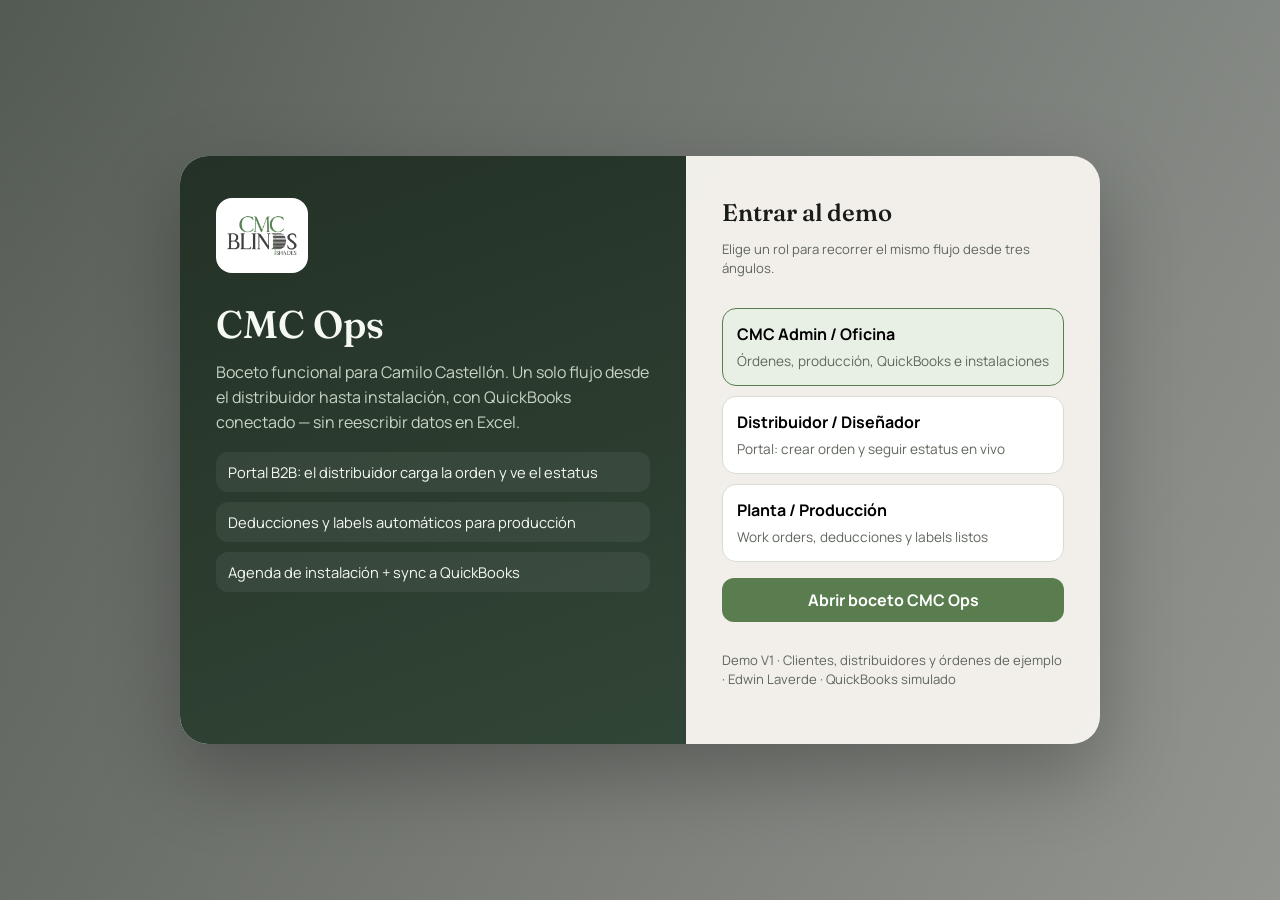
<file: demo/index.html>
<!DOCTYPE html>
<html lang="es">
<head>
  <meta charset="UTF-8" />
  <meta name="viewport" content="width=device-width, initial-scale=1.0" />
  <title>CMC Ops — Demo V1 (datos de ejemplo)</title>
  <link rel="preconnect" href="https://fonts.googleapis.com" />
  <link rel="preconnect" href="https://fonts.gstatic.com" crossorigin />
  <link href="https://fonts.googleapis.com/css2?family=Fraunces:opsz,wght@9..144,500;9..144,600&family=Manrope:wght@400;600;700;800&display=swap" rel="stylesheet" />
  <link rel="stylesheet" href="styles.css" />
</head>
<body>
  <section id="login" class="login-screen">
    <div class="login-card">
      <div class="login-copy">
        <img src="assets/logo-cmc.png" alt="CMC Blinds &amp; Shades" />
        <h1>CMC Ops</h1>
        <p>Boceto funcional para Camilo Castellón. Un solo flujo desde el distribuidor hasta instalación, con QuickBooks conectado — sin reescribir datos en Excel.</p>
        <ul class="pain-list">
          <li>Portal B2B: el distribuidor carga la orden y ve el estatus</li>
          <li>Deducciones y labels automáticos para producción</li>
          <li>Agenda de instalación + sync a QuickBooks</li>
        </ul>
      </div>
      <div class="login-form">
        <div>
          <h2 style="margin:0 0 6px;font-family:var(--font-display);font-weight:560;">Entrar al demo</h2>
          <p class="demo-note">Elige un rol para recorrer el mismo flujo desde tres ángulos.</p>
        </div>
        <div class="role-grid" id="roleGrid">
          <button class="role selected" data-role="admin" type="button">
            <strong>CMC Admin / Oficina</strong>
            <span>Órdenes, producción, QuickBooks e instalaciones</span>
          </button>
          <button class="role" data-role="distributor" type="button">
            <strong>Distribuidor / Diseñador</strong>
            <span>Portal: crear orden y seguir estatus en vivo</span>
          </button>
          <button class="role" data-role="production" type="button">
            <strong>Planta / Producción</strong>
            <span>Work orders, deducciones y labels listos</span>
          </button>
        </div>
        <button class="btn btn-primary" id="enterDemo" type="button">Abrir boceto CMC Ops</button>
        <p class="demo-note">Demo V1 · Clientes, distribuidores y órdenes de ejemplo · Edwin Laverde · QuickBooks simulado</p>
      </div>
    </div>
  </section>

  <div id="app" class="app-shell">
    <div class="demo-banner">DEMO — Información ficticia para presentación a Camilo · No es producción real</div>
    <aside class="sidebar">
      <div class="brand">
        <img src="assets/logo-cmc.png" alt="CMC" />
        <div>
          <strong>CMC Ops</strong>
          <span id="roleLabel">Admin</span>
        </div>
      </div>
      <nav class="nav" id="nav"></nav>
      <div class="sidebar-foot">
        <button class="btn btn-secondary" id="switchRole" type="button" style="width:100%;margin-bottom:14px;">← Cambiar rol / demo</button>
        Apoyo técnico en implementación:<br />
        <strong style="color:#fff;">Edwin Laverde</strong><br />
        Boca Raton · CMC Blinds &amp; Designs
      </div>
    </aside>

    <main class="main">
      <div class="topbar">
        <div>
          <h1 id="viewTitle">Dashboard</h1>
          <p id="viewSubtitle">Vista general de la fábrica.</p>
        </div>
        <div class="badges">
          <div class="badge qb">QuickBooks Online · Conectado</div>
          <div class="badge ok" id="syncBadge">Último sync hace 2 min</div>
        </div>
      </div>

      <section class="view active" id="view-dashboard">
        <div class="grid stats">
          <div class="card"><h3>Órdenes abiertas</h3><div class="stat-value" id="statOpen">—</div><div class="stat-note">Incluye portal + oficina (DEMO)</div></div>
          <div class="card"><h3>En producción</h3><div class="stat-value" id="statProd">—</div><div class="stat-note">Deducciones ya calculadas</div></div>
          <div class="card"><h3>Listas / pickup</h3><div class="stat-value" id="statReady">—</div><div class="stat-note">Distribuidores notificados</div></div>
          <div class="card"><h3>Instalaciones semana</h3><div class="stat-value" id="statInstall">—</div><div class="stat-note">Palm Beach · Broward</div></div>
        </div>
        <div class="grid two" style="margin-top:16px;">
          <div class="card">
            <h3>Flujo vivo</h3>
            <div class="table-wrap">
              <table>
                <thead><tr><th>Orden</th><th>Cliente</th><th>Producto</th><th>Estado</th><th>QB</th></tr></thead>
                <tbody id="liveOrders"></tbody>
              </table>
            </div>
          </div>
          <div class="card">
            <h3>Qué resuelve este boceto</h3>
            <ul class="pain-list" style="color:var(--ink);">
              <li>Adiós doble digitación Excel ↔ QuickBooks</li>
              <li>El distribuidor no pregunta “¿cómo va?”: lo ve</li>
              <li>Labels y deducciones salen de la misma orden</li>
              <li>Factura / invoice se empuja a QuickBooks en 1 clic</li>
            </ul>
            <div class="actions" style="margin-top:16px;">
              <button class="btn btn-primary" data-go="orders" type="button">Ver órdenes</button>
              <button class="btn btn-qb" data-go="quickbooks" type="button">Integración QuickBooks</button>
            </div>
          </div>
        </div>
      </section>

      <section class="view" id="view-customers">
        <div class="card">
          <div class="actions" style="justify-content:space-between;margin-bottom:12px;">
            <h3 style="margin:0;">Clientes finales (DEMO)</h3>
            <span class="badge warn">6 registros de ejemplo</span>
          </div>
          <div class="table-wrap">
            <table>
              <thead><tr><th>ID</th><th>Nombre</th><th>Ciudad</th><th>Tipo</th><th>Teléfono</th><th>Jobs</th><th>Estado</th></tr></thead>
              <tbody id="customersTable"></tbody>
            </table>
          </div>
        </div>
      </section>

      <section class="view" id="view-distributors">
        <div class="card">
          <div class="actions" style="justify-content:space-between;margin-bottom:12px;">
            <h3 style="margin:0;">Distribuidores B2B (DEMO)</h3>
            <button class="btn btn-primary" data-go="portal" type="button">Abrir portal</button>
          </div>
          <div class="table-wrap">
            <table>
              <thead><tr><th>ID</th><th>Empresa / contacto</th><th>Ciudad</th><th>Órdenes abiertas</th><th>Saldo</th><th>Portal</th></tr></thead>
              <tbody id="distributorsTable"></tbody>
            </table>
          </div>
          <p class="demo-note" style="margin-top:14px;">Cada distribuidor tendría usuario/contraseña. En el demo, el rol “Distribuidor” simula la cuenta de Casa Bella Interiors.</p>
        </div>
      </section>

      <section class="view" id="view-portal">
        <div class="grid two">
          <div class="card">
            <h3>Nueva orden (Distribuidor)</h3>
            <form class="form-grid" id="portalForm">
              <div class="field"><label>Cuenta</label><input value="Casa Bella Interiors" readonly /></div>
              <div class="field"><label>PO del distribuidor</label><input id="poInput" value="CB-1048" /></div>
              <div class="field"><label>Producto</label>
                <select id="productInput">
                  <option>Zebra Blinds</option>
                  <option>Translucent Roller</option>
                  <option>Honeycomb</option>
                  <option>Plantation Shutters</option>
                  <option>Motorized Blackout</option>
                </select>
              </div>
              <div class="field"><label>Habitación / ubicación</label><input id="roomInput" value="Living · W2" /></div>
              <div class="field"><label>Ancho (in)</label><input id="widthInput" type="number" step="0.125" value="72.5" /></div>
              <div class="field"><label>Alto (in)</label><input id="heightInput" type="number" step="0.125" value="84" /></div>
              <div class="field full"><label>Notas</label><textarea id="notesInput">Montaje inside mount · control derecho</textarea></div>
              <div class="field full actions">
                <button class="btn btn-primary" type="submit">Enviar a CMC</button>
                <button class="btn btn-secondary" data-go="orders" type="button">Ver mis órdenes</button>
              </div>
            </form>
          </div>
          <div class="card">
            <h3>Estatus en vivo · CB-1048</h3>
            <div class="timeline" id="portalTimeline">
              <div class="timeline-item"><div class="dot"></div><div><strong>Orden recibida</strong><span>Hoy 9:14 AM · sin llamadas ni emails</span></div></div>
              <div class="timeline-item"><div class="dot"></div><div><strong>En producción</strong><span>Deducciones aplicadas · WO-221</span></div></div>
              <div class="timeline-item pending"><div class="dot"></div><div><strong>Lista para recoger</strong><span>Pendiente</span></div></div>
              <div class="timeline-item pending"><div class="dot"></div><div><strong>Instalada / cerrada</strong><span>Pendiente</span></div></div>
            </div>
            <p class="demo-note" style="margin-top:18px;">Dolor resuelto: el diseñador entra con su usuario, carga medidas una sola vez y consulta el estado sin molestar a oficina.</p>
          </div>
        </div>
      </section>

      <section class="view" id="view-orders">
        <div class="card">
          <div class="actions" style="justify-content:space-between;margin-bottom:12px;">
            <h3 style="margin:0;">Órdenes / Sales Orders</h3>
            <div class="actions">
              <button class="btn btn-secondary" data-go="portal" type="button">+ Desde portal</button>
              <button class="btn btn-primary" id="convertEstimate" type="button">Convertir estimado → orden</button>
            </div>
          </div>
          <div class="table-wrap">
            <table>
              <thead><tr><th>SO</th><th>Origen</th><th>Distribuidor / cliente final</th><th>Producto</th><th>Líneas</th><th>Total</th><th>Estado</th><th>QB</th><th>Acción</th></tr></thead>
              <tbody id="ordersTable"></tbody>
            </table>
          </div>
        </div>
      </section>

      <section class="view" id="view-workorders">
        <div class="grid two">
          <div class="card">
            <h3 id="woTitle">Work Order</h3>
            <p id="woMeta" style="margin-top:0;color:var(--muted);">—</p>
            <div class="deduction-box">
              <strong>Cut deductions (auto)</strong>
              <div class="grid two" style="margin-top:12px;">
                <div><div class="stat-note">Medida cliente</div><div id="woMeasure">—</div></div>
                <div><div class="stat-note">Regla producto</div><div id="woRule">—</div></div>
                <div><div class="stat-note">Ancho de corte</div><div class="stat-value" style="font-size:1.5rem;" id="woCutW">—</div></div>
                <div><div class="stat-note">Alto de corte</div><div class="stat-value" style="font-size:1.5rem;" id="woCutH">—</div></div>
              </div>
            </div>
            <div class="actions" style="margin-top:16px;">
              <button class="btn btn-primary" data-go="labels" type="button">Generar labels</button>
              <button class="btn btn-secondary" id="markReady" type="button">Marcar lista para pickup</button>
            </div>
          </div>
          <div class="card">
            <h3>Cola de planta (DEMO)</h3>
            <div class="table-wrap">
              <table>
                <thead><tr><th>WO</th><th>SO</th><th>Producto</th><th>Corte</th><th>Estado</th></tr></thead>
                <tbody id="woTable"></tbody>
              </table>
            </div>
            <p class="demo-note" style="margin-top:14px;">Clic en una fila para ver deducciones. Producción no vuelve a vaciar medidas en Excel.</p>
          </div>
        </div>
      </section>

      <section class="view" id="view-labels">
        <div class="grid two">
          <div class="card">
            <h3>Label listo para pegar</h3>
            <div class="label-sheet">
              <img class="logo-mini" src="assets/logo-cmc.png" alt="CMC" />
              <h4>CMC Blinds &amp; Shades</h4>
              <div class="label-meta">
                <div id="labelWo"><strong>WO</strong></div>
                <div id="labelDist">—</div>
                <div id="labelProduct">—</div>
                <div>Cut: <strong id="labelCut">—</strong></div>
                <div id="labelControl">—</div>
                <div>Boca Raton shop · 129 NW 13th St #21</div>
              </div>
              <div class="barcode" aria-hidden="true"></div>
            </div>
            <div class="actions" style="margin-top:16px;">
              <button class="btn btn-primary" id="printLabel" type="button">Imprimir label</button>
              <button class="btn btn-secondary" data-go="schedule" type="button">Agendar instalación</button>
            </div>
          </div>
          <div class="card">
            <h3>Antes vs después</h3>
            <div class="grid two">
              <div>
                <h3>Hoy</h3>
                <p class="demo-note">Labels a mano, riesgo de equivocar habitación o medidas al copiar desde Excel.</p>
              </div>
              <div>
                <h3>Con CMC Ops</h3>
                <p class="demo-note">Label sale de la orden + deducciones. Menos tiempo y menos errores en instalación.</p>
              </div>
            </div>
          </div>
        </div>
      </section>

      <section class="view" id="view-schedule">
        <div class="grid two">
          <div class="card">
            <h3>Agenda de instalaciones · semana (DEMO)</h3>
            <div class="calendar" id="calendar"></div>
            <p class="demo-note" style="margin-top:14px;">Asigna técnico en campo desde la misma orden. El distribuidor ve la fecha en su portal.</p>
          </div>
          <div class="card">
            <h3>Técnicos de campo (DEMO)</h3>
            <div class="table-wrap">
              <table>
                <thead><tr><th>Nombre</th><th>Zona</th><th>Jobs hoy</th><th>Estado</th></tr></thead>
                <tbody id="techTable"></tbody>
              </table>
            </div>
          </div>
        </div>
      </section>

      <section class="view" id="view-quickbooks">
        <div class="grid two">
          <div class="card">
            <h3>Integración QuickBooks Online</h3>
            <p style="margin-top:0;">CMC Ops <strong>no reemplaza</strong> tu contabilidad: se conecta a la suscripción que ya pagas (~$200+/mes) y evita reescribir invoices.</p>
            <div class="timeline">
              <div class="timeline-item"><div class="dot"></div><div><strong>Sales Order confirmada</strong><span>SO-1184 lista en CMC Ops</span></div></div>
              <div class="timeline-item"><div class="dot"></div><div><strong>Push a QuickBooks</strong><span>Customer + Invoice + line items</span></div></div>
              <div class="timeline-item"><div class="dot"></div><div><strong>Pago / balance en QB</strong><span>Reportes financieros siguen en QuickBooks</span></div></div>
            </div>
            <div class="actions" style="margin-top:16px;">
              <button class="btn btn-qb" id="syncQb" type="button">Sincronizar SO-1184 → QuickBooks</button>
              <button class="btn btn-secondary" type="button" id="openMapping">Ver mapeo de campos</button>
            </div>
          </div>
          <div class="card">
            <h3>Mapeo (demo)</h3>
            <div class="table-wrap">
              <table>
                <thead><tr><th>CMC Ops</th><th>QuickBooks</th></tr></thead>
                <tbody>
                  <tr><td>Distribuidor / Customer</td><td>Customer</td></tr>
                  <tr><td>Sales Order lines</td><td>Invoice line items</td></tr>
                  <tr><td>PO distribuidor</td><td>Custom field / Memo</td></tr>
                  <tr><td>Payment link (fase 2)</td><td>Payment / Receive payment</td></tr>
                </tbody>
              </table>
            </div>
            <p class="demo-note" style="margin-top:14px;">Implementación acompañada por Edwin Laverde: conexión OAuth, pruebas con 2–3 distribuidores piloto y capacitación a oficina/planta.</p>
          </div>
        </div>
      </section>

      <section class="view" id="view-reports">
        <div class="grid three">
          <div class="card"><h3>Follow-ups</h3><div class="stat-value">5</div><div class="stat-note">Estimados sin convertir</div></div>
          <div class="card"><h3>Órdenes cerradas (mes)</h3><div class="stat-value">48</div><div class="stat-note">+18% vs mes anterior</div></div>
          <div class="card"><h3>Errores de medida</h3><div class="stat-value">0</div><div class="stat-note">Meta: eliminar re-digitación</div></div>
        </div>
        <div class="card" style="margin-top:16px;">
          <h3>Propuesta de valor para Camilo</h3>
          <p>Flujo estándar de la industria de cortinas/persianas (portal → estimado → sales order → work order → labels → instalación → contabilidad), personalizado con la imagen de <a href="https://cmcblinds.com/" target="_blank" rel="noopener">cmcblinds.com</a>, resolviendo el proceso manual actual y dejando QuickBooks como sistema contable oficial.</p>
        </div>
      </section>
    </main>
  </div>

  <div class="toast" id="toast"></div>
  <script src="app.js"></script>
</body>
</html>
</file>
<file: demo/styles.css>
:root {
  --green: #5a7d4f;
  --green-dark: #3f5a37;
  --green-soft: #e8efe4;
  --ink: #1a1c1a;
  --muted: #5f675c;
  --line: #d7ddd2;
  --paper: #f7f4ef;
  --white: #ffffff;
  --warn: #b7791f;
  --ok: #2f6f45;
  --danger: #9b2c2c;
  --qb: #2ca01c;
  --shadow: 0 18px 50px rgba(26, 28, 26, 0.08);
  --radius: 18px;
  --font-display: "Fraunces", Georgia, serif;
  --font-body: "Manrope", system-ui, sans-serif;
}

* { box-sizing: border-box; }
html, body { margin: 0; min-height: 100%; }
body {
  font-family: var(--font-body);
  color: var(--ink);
  background:
    radial-gradient(circle at top left, rgba(90, 125, 79, 0.12), transparent 28%),
    linear-gradient(180deg, #fbfaf7 0%, var(--paper) 100%);
}

button, input, select, textarea { font: inherit; }
button { cursor: pointer; }
a { color: inherit; }

.app-shell { display: none; min-height: 100vh; }
.app-shell.active {
  display: grid;
  grid-template-columns: 280px 1fr;
  grid-template-rows: auto 1fr;
}
.demo-banner {
  grid-column: 1 / -1;
  background: #c4a35a;
  color: #1a1c1a;
  text-align: center;
  font-size: 0.82rem;
  font-weight: 800;
  letter-spacing: 0.04em;
  text-transform: uppercase;
  padding: 8px 12px;
}

.sidebar {
  background: linear-gradient(180deg, #243126 0%, #1a221c 100%);
  color: #f4f7f2;
  padding: 28px 20px;
  display: flex;
  flex-direction: column;
  gap: 28px;
}
.brand {
  display: flex;
  align-items: center;
  gap: 14px;
}
.brand img {
  width: 64px;
  height: auto;
  background: #fff;
  border-radius: 12px;
  padding: 6px;
}
.brand strong {
  display: block;
  font-family: var(--font-display);
  font-size: 1.15rem;
  letter-spacing: 0.02em;
}
.brand span {
  display: block;
  color: #b7c3b2;
  font-size: 0.78rem;
}
.nav { display: flex; flex-direction: column; gap: 6px; }
.nav button {
  border: 0;
  background: transparent;
  color: #d7e0d3;
  text-align: left;
  padding: 12px 14px;
  border-radius: 12px;
  transition: 0.2s ease;
}
.nav button:hover,
.nav button.active {
  background: rgba(255,255,255,0.08);
  color: #fff;
}
.nav button.active {
  box-shadow: inset 3px 0 0 var(--green);
}
.sidebar-foot {
  margin-top: auto;
  padding-top: 18px;
  border-top: 1px solid rgba(255,255,255,0.08);
  font-size: 0.82rem;
  color: #aab6a5;
  line-height: 1.5;
}
.sidebar-foot .btn-secondary {
  background: rgba(255,255,255,0.08);
  border-color: rgba(255,255,255,0.18);
  color: #f4f7f2;
}
.sidebar-foot .btn-secondary:hover {
  background: rgba(255,255,255,0.16);
}

.main { padding: 28px; }
.topbar {
  display: flex;
  justify-content: space-between;
  align-items: flex-start;
  gap: 16px;
  margin-bottom: 24px;
}
.topbar h1 {
  margin: 0 0 6px;
  font-family: var(--font-display);
  font-weight: 560;
  font-size: clamp(1.6rem, 2vw, 2.1rem);
}
.topbar p { margin: 0; color: var(--muted); max-width: 52ch; }
.badges { display: flex; gap: 10px; flex-wrap: wrap; }
.badge {
  display: inline-flex;
  align-items: center;
  gap: 8px;
  padding: 8px 12px;
  border-radius: 999px;
  background: var(--white);
  border: 1px solid var(--line);
  font-size: 0.82rem;
  box-shadow: var(--shadow);
}
.badge.ok { color: var(--ok); }
.badge.qb { color: var(--qb); }
.badge.warn { color: var(--warn); }

.view { display: none; animation: rise 0.35s ease; }
.view.active { display: block; }
@keyframes rise {
  from { opacity: 0; transform: translateY(8px); }
  to { opacity: 1; transform: none; }
}

.grid { display: grid; gap: 16px; }
.grid.stats { grid-template-columns: repeat(4, minmax(0, 1fr)); }
.grid.two { grid-template-columns: 1.4fr 1fr; }
.grid.three { grid-template-columns: repeat(3, minmax(0, 1fr)); }

.card {
  background: rgba(255,255,255,0.88);
  border: 1px solid rgba(215, 221, 210, 0.9);
  border-radius: var(--radius);
  padding: 18px;
  box-shadow: var(--shadow);
  backdrop-filter: blur(8px);
}
.card h3 {
  margin: 0 0 8px;
  font-size: 0.95rem;
  letter-spacing: 0.04em;
  text-transform: uppercase;
  color: var(--muted);
  font-weight: 700;
}
.stat-value {
  font-family: var(--font-display);
  font-size: 2rem;
  margin: 4px 0;
}
.stat-note { color: var(--muted); font-size: 0.88rem; }

.table-wrap { overflow: auto; }
table {
  width: 100%;
  border-collapse: collapse;
  font-size: 0.92rem;
}
th, td {
  padding: 12px 10px;
  border-bottom: 1px solid var(--line);
  text-align: left;
  white-space: nowrap;
}
th {
  color: var(--muted);
  font-size: 0.78rem;
  letter-spacing: 0.04em;
  text-transform: uppercase;
}
tbody tr { transition: background 0.15s ease; }
tbody tr:hover { background: var(--green-soft); }
tbody tr.clickable { cursor: pointer; }

.status {
  display: inline-flex;
  align-items: center;
  gap: 6px;
  padding: 5px 10px;
  border-radius: 999px;
  font-size: 0.78rem;
  font-weight: 700;
}
.status::before {
  content: "";
  width: 7px;
  height: 7px;
  border-radius: 50%;
  background: currentColor;
}
.status.received { background: #eef2ff; color: #3730a3; }
.status.production { background: #fff7ed; color: #c2410c; }
.status.ready { background: #ecfdf5; color: #047857; }
.status.installed { background: var(--green-soft); color: var(--green-dark); }
.status.draft { background: #f3f4f6; color: #4b5563; }
.status.synced { background: #ecfdf3; color: var(--qb); }

.btn {
  border: 0;
  border-radius: 12px;
  padding: 11px 16px;
  font-weight: 700;
  transition: 0.2s ease;
}
.btn-primary {
  background: var(--green);
  color: #fff;
}
.btn-primary:hover { background: var(--green-dark); }
.btn-secondary {
  background: #fff;
  border: 1px solid var(--line);
  color: var(--ink);
}
.btn-secondary:hover { background: var(--green-soft); }
.btn-qb {
  background: #2ca01c;
  color: #fff;
}
.actions { display: flex; gap: 10px; flex-wrap: wrap; }

.form-grid {
  display: grid;
  grid-template-columns: repeat(2, minmax(0, 1fr));
  gap: 14px;
}
.field { display: flex; flex-direction: column; gap: 6px; }
.field.full { grid-column: 1 / -1; }
.field label {
  font-size: 0.8rem;
  color: var(--muted);
  font-weight: 700;
  letter-spacing: 0.03em;
  text-transform: uppercase;
}
.field input,
.field select,
.field textarea {
  border: 1px solid var(--line);
  border-radius: 12px;
  padding: 11px 12px;
  background: #fff;
}
.field textarea { min-height: 90px; resize: vertical; }

.timeline {
  display: flex;
  flex-direction: column;
  gap: 14px;
}
.timeline-item {
  display: grid;
  grid-template-columns: 18px 1fr;
  gap: 12px;
}
.dot {
  width: 12px;
  height: 12px;
  border-radius: 50%;
  margin-top: 5px;
  background: var(--green);
  box-shadow: 0 0 0 4px var(--green-soft);
}
.timeline-item.pending .dot { background: #c5cdc0; box-shadow: none; }
.timeline-item strong { display: block; }
.timeline-item span { color: var(--muted); font-size: 0.88rem; }

.deduction-box,
.label-sheet {
  background:
    linear-gradient(135deg, rgba(90,125,79,0.08), transparent),
    #fff;
  border: 1px dashed var(--green);
  border-radius: 16px;
  padding: 16px;
}
.label-sheet {
  width: 320px;
  font-family: var(--font-body);
}
.label-sheet .logo-mini {
  width: 48px;
  margin-bottom: 8px;
}
.label-sheet h4 {
  margin: 0 0 8px;
  font-family: var(--font-display);
}
.label-meta {
  display: grid;
  gap: 4px;
  font-size: 0.88rem;
}
.barcode {
  margin-top: 12px;
  height: 42px;
  background:
    repeating-linear-gradient(
      90deg,
      #111 0 2px,
      transparent 2px 5px,
      #111 5px 7px,
      transparent 7px 9px
    );
  border-radius: 4px;
}

.calendar {
  display: grid;
  grid-template-columns: repeat(7, 1fr);
  gap: 8px;
}
.day {
  min-height: 92px;
  border: 1px solid var(--line);
  border-radius: 14px;
  padding: 8px;
  background: #fff;
}
.day strong { font-size: 0.8rem; color: var(--muted); }
.event {
  margin-top: 8px;
  padding: 6px 8px;
  border-radius: 8px;
  background: var(--green-soft);
  color: var(--green-dark);
  font-size: 0.75rem;
  font-weight: 700;
}

.login-screen {
  min-height: 100vh;
  display: grid;
  place-items: center;
  padding: 24px;
  background:
    linear-gradient(120deg, rgba(26,34,28,0.72), rgba(26,34,28,0.45)),
    url("https://images.unsplash.com/photo-1618221195710-dd6b41faaea6?auto=format&fit=crop&w=1800&q=80") center/cover;
}
.login-card {
  width: min(920px, 100%);
  display: grid;
  grid-template-columns: 1.1fr 0.9fr;
  background: rgba(247, 244, 239, 0.96);
  border-radius: 28px;
  overflow: hidden;
  box-shadow: 0 30px 80px rgba(0,0,0,0.28);
}
.login-copy {
  padding: 42px 36px;
  background: linear-gradient(160deg, #243126, #314536);
  color: #f5f8f3;
}
.login-copy img {
  width: 92px;
  background: #fff;
  border-radius: 16px;
  padding: 8px;
  margin-bottom: 22px;
}
.login-copy h1 {
  font-family: var(--font-display);
  font-size: clamp(2rem, 3vw, 2.6rem);
  margin: 0 0 12px;
  font-weight: 560;
}
.login-copy p {
  margin: 0 0 18px;
  color: #c9d4c4;
  line-height: 1.55;
}
.pain-list {
  margin: 0;
  padding: 0;
  list-style: none;
  display: grid;
  gap: 10px;
}
.pain-list li {
  padding: 10px 12px;
  border-radius: 12px;
  background: rgba(255,255,255,0.06);
  font-size: 0.92rem;
}
.login-form {
  padding: 42px 36px;
  display: flex;
  flex-direction: column;
  gap: 16px;
  justify-content: center;
}
.role-grid { display: grid; gap: 10px; }
.role {
  border: 1px solid var(--line);
  background: #fff;
  border-radius: 14px;
  padding: 14px;
  text-align: left;
}
.role strong { display: block; margin-bottom: 4px; }
.role span { color: var(--muted); font-size: 0.85rem; }
.role:hover,
.role.selected {
  border-color: var(--green);
  background: var(--green-soft);
}
.demo-note {
  font-size: 0.82rem;
  color: var(--muted);
  line-height: 1.45;
}

.toast {
  position: fixed;
  right: 20px;
  bottom: 20px;
  background: var(--ink);
  color: #fff;
  padding: 14px 18px;
  border-radius: 14px;
  box-shadow: var(--shadow);
  opacity: 0;
  transform: translateY(12px);
  pointer-events: none;
  transition: 0.25s ease;
  z-index: 50;
}
.toast.show { opacity: 1; transform: none; }

@media (max-width: 980px) {
  .app-shell.active { grid-template-columns: 1fr; }
  .sidebar { padding-bottom: 12px; }
  .nav { flex-direction: row; overflow: auto; }
  .nav button { white-space: nowrap; }
  .grid.stats,
  .grid.two,
  .grid.three,
  .form-grid,
  .login-card { grid-template-columns: 1fr; }
  .sidebar-foot {
    display: block;
    border-top: 0;
    padding-top: 0;
    font-size: 0;
    color: transparent;
  }
  .sidebar-foot .btn-secondary {
    font-size: 0.85rem;
    color: #f4f7f2;
    margin-bottom: 0 !important;
  }
}
</file>
